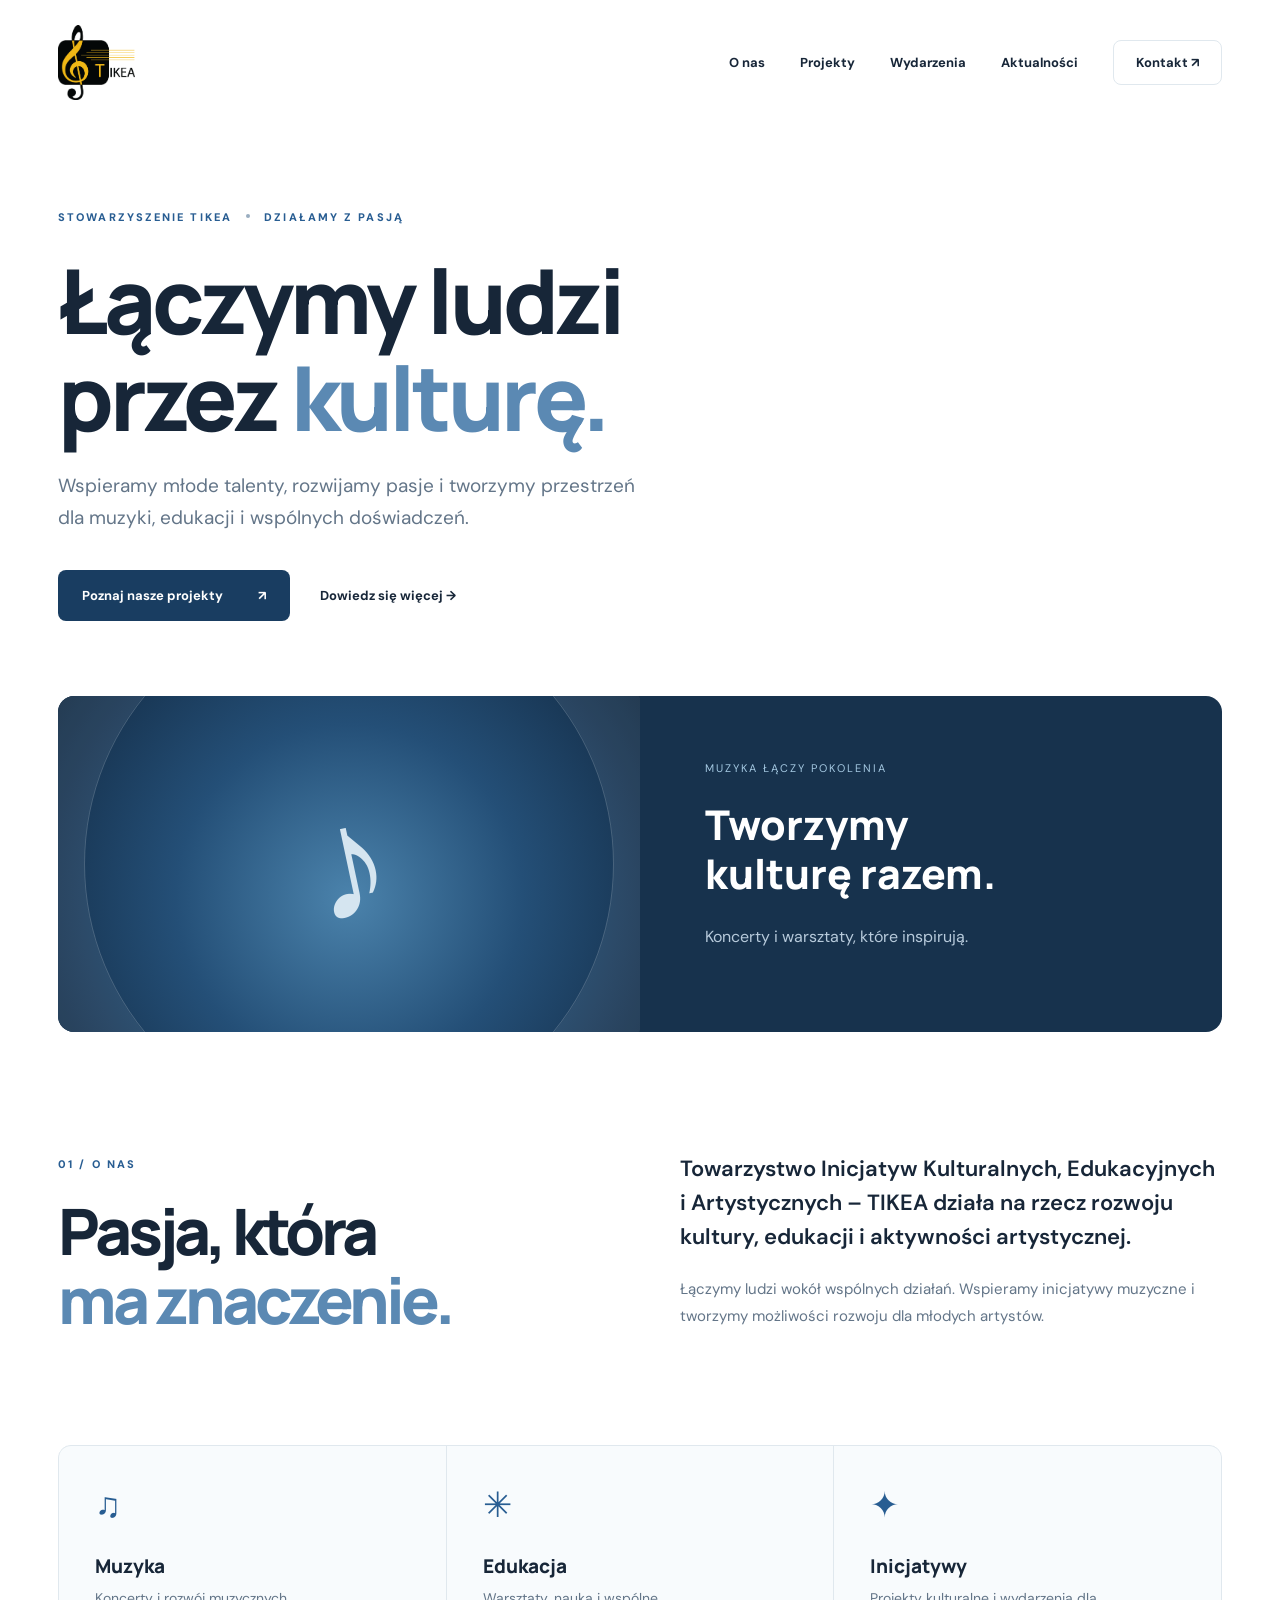
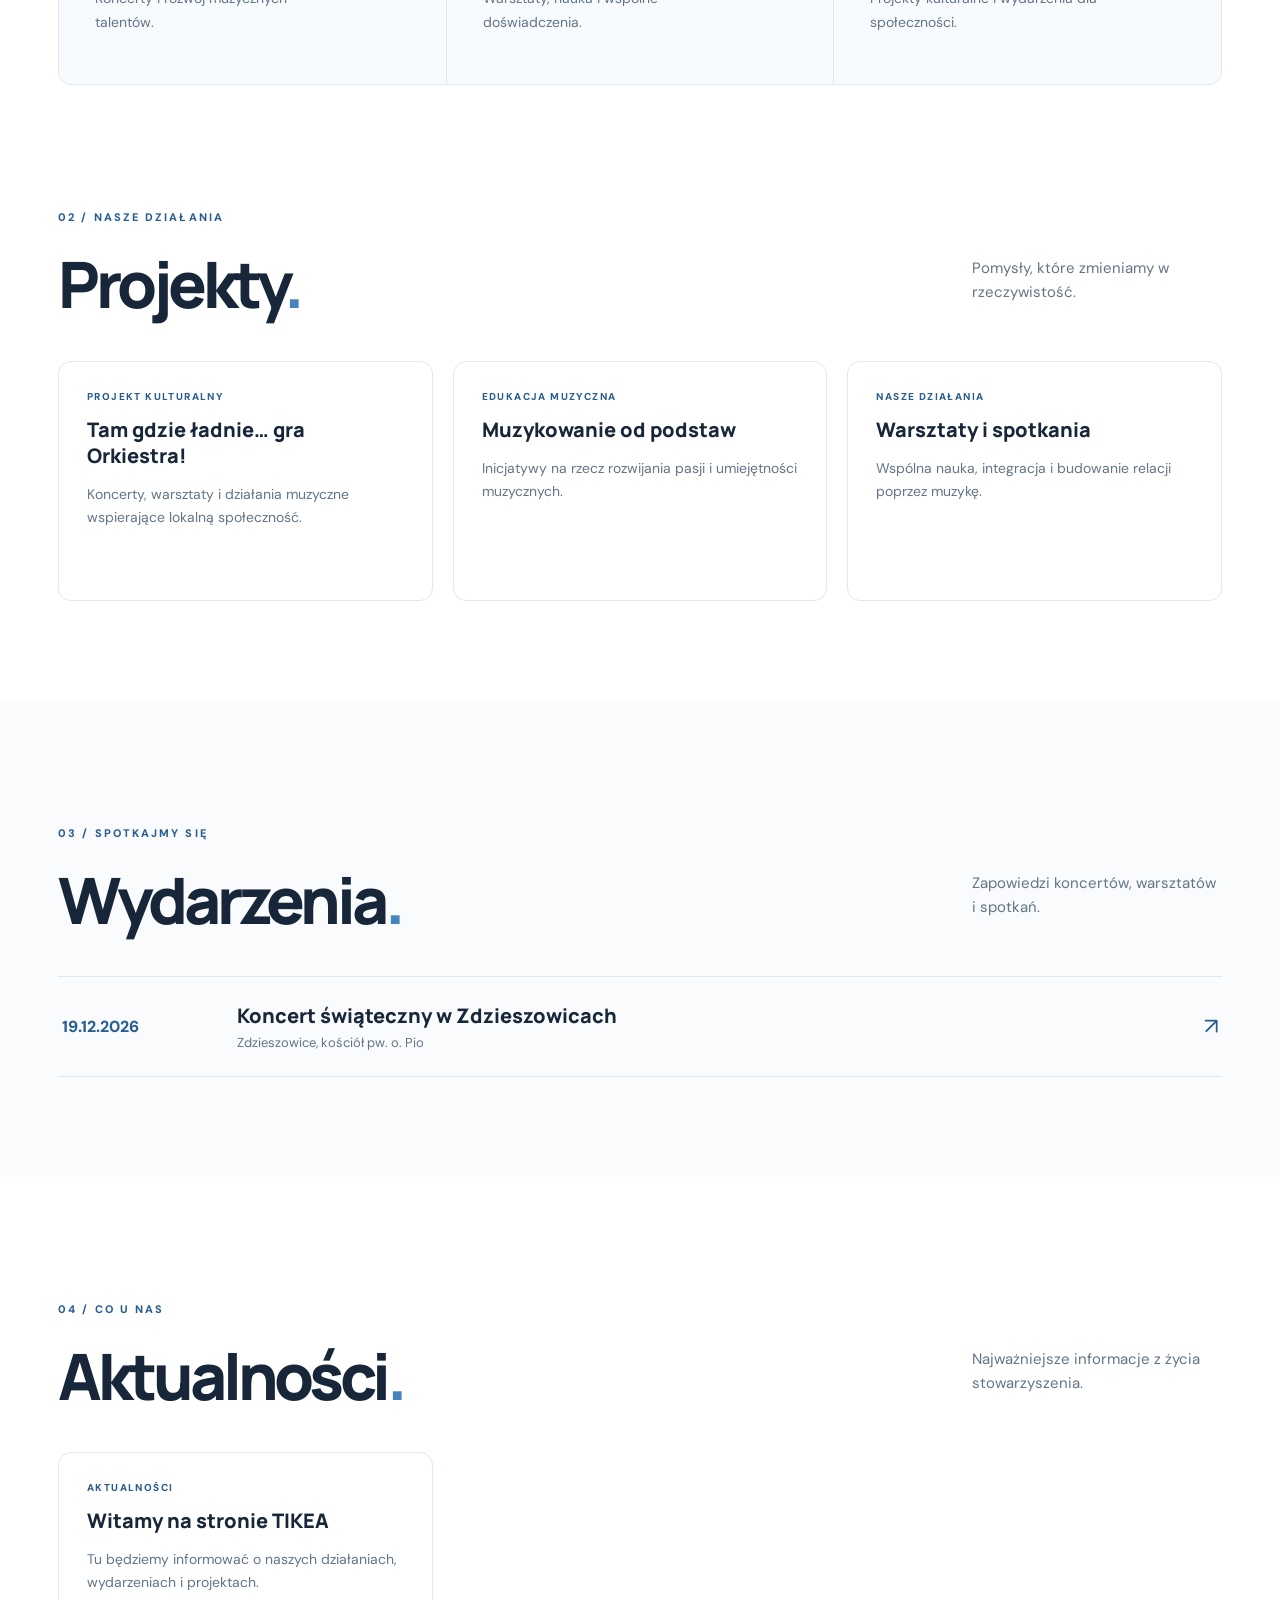
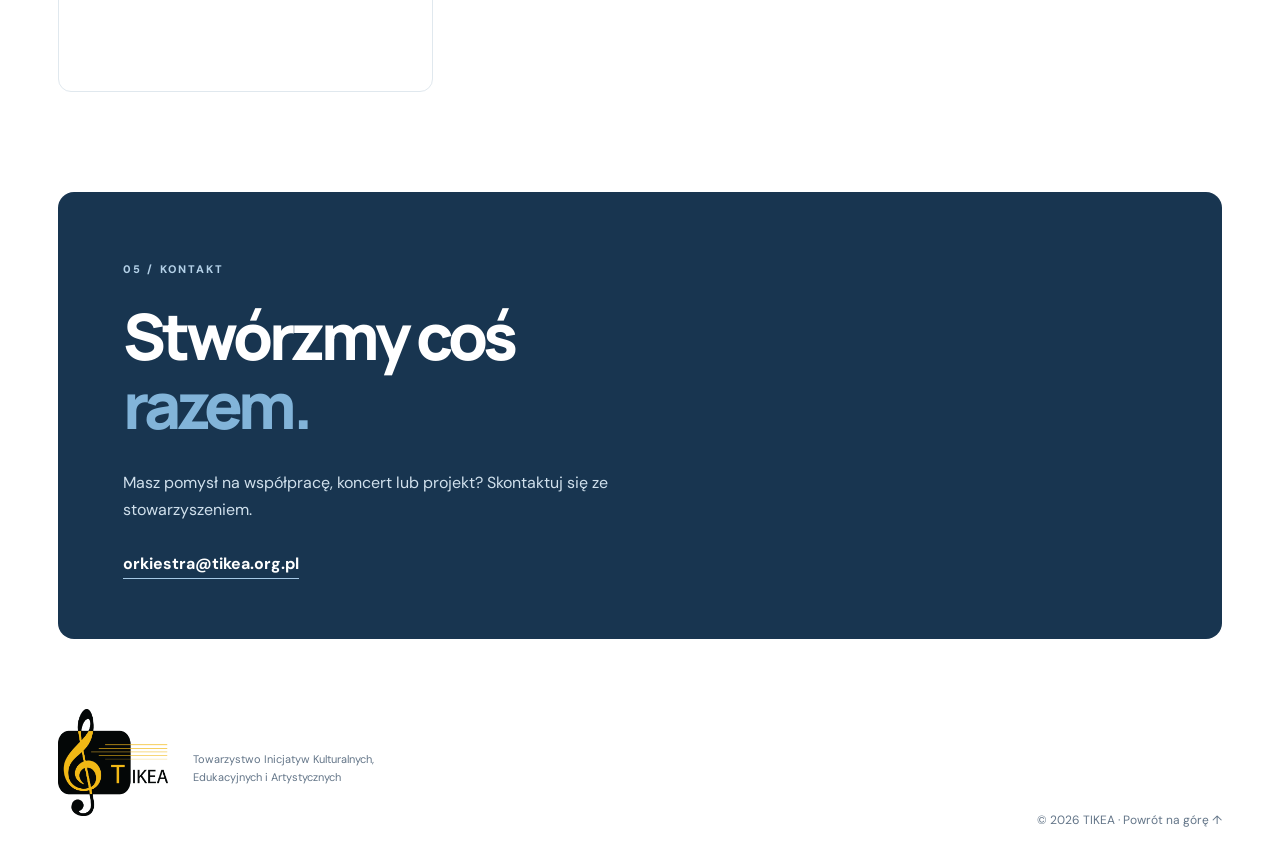
<file: index.html>
<!doctype html>
<html lang="pl">
<head>
  <meta charset="utf-8">
  <meta name="viewport" content="width=device-width, initial-scale=1">
  <meta name="description" content="TIKEA – Towarzystwo Inicjatyw Kulturalnych, Edukacyjnych i Artystycznych. Kultura, edukacja, muzyka i wydarzenia.">
  <title>TIKEA — Kultura, edukacja, sztuka</title>
  <link rel="stylesheet" href="assets/style.css">
  <style>
    /* Logo TIKEA w nagłówku */
    .top .brand {
      display: flex;
      align-items: center;
      flex-shrink: 0;
      text-decoration: none;
      line-height: 1;
    }

    .top .brand img {
      display: block;
      width: auto;
      height: 75px;
      max-width: 260px;
      object-fit: contain;
    }

    @media (max-width: 600px) {
      .top .brand img {
        height: 52px;
        max-width: 180px;
      }
    }
  </style>
</head>

<body>

<header class="top">

  <!-- ORYGINALNE LOGO TIKEA -->
  <a href="#start" class="brand" aria-label="TIKEA – strona główna">
    <img
      src="assets/logo-tikea.png"
      alt="Logo Stowarzyszenia TIKEA"
      width="820"
      height="797"
    >
  </a>

  <button class="menu" aria-label="Otwórz menu" aria-expanded="false">☰</button>

  <nav id="nav">
    <a href="#onas">O nas</a>
    <a href="#projekty">Projekty</a>
    <a href="#wydarzenia">Wydarzenia</a>
    <a href="#aktualnosci">Aktualności</a>
    <a href="#kontakt" class="navcta">Kontakt ↗</a>
  </nav>

</header>

<main>

  <!-- STRONA GŁÓWNA -->
  <section id="start" class="hero">
    <div class="eyebrow">
      STOWARZYSZENIE TIKEA
      <span class="dot"></span>
      DZIAŁAMY Z PASJĄ
    </div>

    <h1>
      Łączymy ludzi<br>
      przez <em>kulturę.</em>
    </h1>

    <p>
      Wspieramy młode talenty, rozwijamy pasje
      i tworzymy przestrzeń dla muzyki, edukacji
      i wspólnych doświadczeń.
    </p>

    <div class="actions">
      <a class="button" href="#projekty">
        Poznaj nasze projekty <span>↗</span>
      </a>
      <a class="textlink" href="#onas">
        Dowiedz się więcej →
      </a>
    </div>

    <div class="feature">
      <div class="feature-art" aria-hidden="true">
        <div class="rings"></div>
        <span>♪</span>
      </div>

      <div class="feature-copy">
        <span>MUZYKA ŁĄCZY POKOLENIA</span>
        <b>Tworzymy kulturę razem.</b>
        <p>Koncerty i warsztaty, które inspirują.</p>
      </div>
    </div>
  </section>

  <!-- O NAS -->
  <section id="onas" class="section about">
    <div>
      <span class="section-label">01 / O NAS</span>
      <h2>
        Pasja, która<br>
        <em>ma znaczenie.</em>
      </h2>
    </div>

    <div>
      <p class="lead">
        Towarzystwo Inicjatyw Kulturalnych,
        Edukacyjnych i Artystycznych – TIKEA
        działa na rzecz rozwoju kultury,
        edukacji i aktywności artystycznej.
      </p>

      <p>
        Łączymy ludzi wokół wspólnych działań.
        Wspieramy inicjatywy muzyczne i tworzymy
        możliwości rozwoju dla młodych artystów.
      </p>
    </div>
  </section>

  <!-- OBSZARY DZIAŁALNOŚCI -->
  <section class="values" aria-label="Obszary działalności">
    <article>
      <span class="symbol">♫</span>
      <h3>Muzyka</h3>
      <p>Koncerty i rozwój muzycznych talentów.</p>
    </article>

    <article>
      <span class="symbol">✳</span>
      <h3>Edukacja</h3>
      <p>Warsztaty, nauka i wspólne doświadczenia.</p>
    </article>

    <article>
      <span class="symbol">✦</span>
      <h3>Inicjatywy</h3>
      <p>Projekty kulturalne i wydarzenia dla społeczności.</p>
    </article>
  </section>

  <!-- PROJEKTY -->
  <section id="projekty" class="section stack">
    <div class="section-header">
      <div>
        <span class="section-label">02 / NASZE DZIAŁANIA</span>
        <h2>Projekty<span class="accent">.</span></h2>
      </div>
      <p>Pomysły, które zmieniamy w rzeczywistość.</p>
    </div>

    <div id="projects" class="cards"></div>
  </section>

  <!-- WYDARZENIA -->
  <section id="wydarzenia" class="section stack muted">
    <div class="section-header">
      <div>
        <span class="section-label">03 / SPOTKAJMY SIĘ</span>
        <h2>Wydarzenia<span class="accent">.</span></h2>
      </div>
      <p>Zapowiedzi koncertów, warsztatów i spotkań.</p>
    </div>

    <div id="events" class="event-list"></div>
  </section>

  <!-- AKTUALNOŚCI -->
  <section id="aktualnosci" class="section stack">
    <div class="section-header">
      <div>
        <span class="section-label">04 / CO U NAS</span>
        <h2>Aktualności<span class="accent">.</span></h2>
      </div>
      <p>Najważniejsze informacje z życia stowarzyszenia.</p>
    </div>

    <div id="news" class="cards"></div>
  </section>

  <!-- KONTAKT -->
  <section id="kontakt" class="contact">
    <span class="section-label">05 / KONTAKT</span>

    <h2>
      Stwórzmy coś<br>
      <em>razem.</em>
    </h2>

    <p>
      Masz pomysł na współpracę, koncert lub projekt?
      Skontaktuj się ze stowarzyszeniem.
    </p>

    <div id="contact-links"></div>
  </section>

</main>

<!-- STOPKA -->
<footer>
  <div>
    <img
      src="assets/logo-tikea.png"
      alt="Logo Stowarzyszenia TIKEA"
      style="width:110px;height:auto;display:block;margin-bottom:12px;"
    >
    <small>
      Towarzystwo Inicjatyw Kulturalnych,<br>
      Edukacyjnych i Artystycznych
    </small>
  </div>

  <div>
    © <span id="year"></span> TIKEA ·
    <a href="#start">Powrót na górę ↑</a>
  </div>
</footer>

<!-- AUTOMATYCZNE WCZYTYWANIE TREŚCI Z CMS -->
<script src="assets/app.js" defer></script>

</body>
</html>
</file>
<file: assets/style.css>
@import url('https://fonts.googleapis.com/css2?family=DM+Sans:wght@400;500;600;700&family=Manrope:wght@400;500;600;700;800&display=swap');
:root{--ink:#172638;--muted:#637588;--line:#e0e8ee;--blue:#285d92;--bg:#f9fbfc}*{box-sizing:border-box}html{scroll-behavior:smooth}body{margin:0;color:var(--ink);background:white;font-family:'DM Sans',Arial,sans-serif}h1,h2,h3,p{margin-top:0}a{color:inherit;text-decoration:none}button{font:inherit}.top{max-width:1240px;margin:auto;padding:25px 38px;display:flex;align-items:center;justify-content:space-between}.brand{display:flex;flex-direction:column;gap:2px}.brand b,footer b{font:800 29px Manrope,sans-serif;letter-spacing:-1.8px}.brand b span,footer b span,.accent{color:#4584bd}.brand small{font-size:10px;letter-spacing:1.3px;text-transform:uppercase;color:var(--muted)}nav{display:flex;gap:35px;align-items:center;font-size:13px;font-weight:700}nav>a:hover{color:var(--blue)}.navcta{border:1px solid var(--line);padding:13px 22px;border-radius:8px}.menu{display:none}.hero,.section,.contact{max-width:1240px;margin:auto;padding-left:38px;padding-right:38px}.hero{padding-top:85px}.eyebrow,.section-label{font-size:11px;letter-spacing:2.1px;font-weight:800;color:var(--blue)}.dot{display:inline-block;width:4px;height:4px;margin:0 9px 3px;background:#99adc0;border-radius:50%}h1,h2,.contact h2{font-family:Manrope,Arial,sans-serif;letter-spacing:-4px;line-height:1.08;font-weight:800}h1{font-size:clamp(51px,7vw,94px);margin:28px 0 24px}h1 em,h2 em{font-style:normal;color:#5b89b3}.hero>p{max-width:580px;color:var(--muted);font-size:19px;line-height:1.7}.actions{display:flex;gap:30px;align-items:center;margin:36px 0 75px}.button{background:#193d61;color:white;padding:17px 24px;border-radius:8px;font-weight:700;font-size:13px;display:inline-flex;gap:35px;align-items:center}.button:hover{background:#285d92}.textlink{font-size:13px;font-weight:700}.feature{border-radius:16px;overflow:hidden;display:grid;grid-template-columns:1fr 1fr;background:#17324d;min-height:320px}.feature-art{background:radial-gradient(circle at 50% 60%,#4b83ac,#244f77 49%,#132b44);position:relative;display:flex;align-items:center;justify-content:center;overflow:hidden}.feature-art span{font-size:160px;color:#d5e5f0;transform:rotate(-12deg)}.rings{position:absolute;width:530px;height:530px;border:1px solid #ffffff33;border-radius:100%;box-shadow:0 0 0 70px #ffffff0b,0 0 0 150px #ffffff08}.feature-copy{padding:65px;display:flex;flex-direction:column;justify-content:center;color:white}.feature-copy span{letter-spacing:2px;font-size:11px;color:#a4c8e1}.feature-copy b{font:800 clamp(29px,3.2vw,46px)/1.2 Manrope,sans-serif;max-width:330px;margin:25px 0}.feature-copy p{color:#b7cadb;line-height:1.7}.section{padding-top:120px;padding-bottom:100px;scroll-margin-top:30px}.about{display:grid;grid-template-columns:1fr 1fr;gap:80px}.section h2,.contact h2{font-size:clamp(40px,5vw,64px);margin:23px 0 0}.about p{line-height:1.8;color:var(--muted);font-size:15px}.about .lead{font-size:22px;line-height:1.55;color:var(--ink);font-weight:600}.values{max-width:1164px;margin:0 auto;display:grid;grid-template-columns:repeat(3,1fr);gap:1px;background:var(--line);border:1px solid var(--line);border-radius:13px;overflow:hidden}.values article{background:#f8fbfd;padding:36px}.symbol{font-size:35px;color:var(--blue)}.values h3{margin:25px 0 8px;font:800 19px Manrope,sans-serif}.values p{line-height:1.7;color:var(--muted);font-size:14px;max-width:240px}.section-header{display:flex;justify-content:space-between;align-items:end;gap:30px;margin-bottom:42px}.section-header p{font-size:15px;color:var(--muted);max-width:250px;line-height:1.6}.cards{display:grid;grid-template-columns:repeat(3,minmax(0,1fr));gap:20px}.tile{border:1px solid var(--line);border-radius:13px;padding:28px;min-height:240px;display:flex;flex-direction:column;gap:14px}.tile .tag{letter-spacing:1.4px;font-size:10px;color:var(--blue);font-weight:800;text-transform:uppercase}.tile h3{font:800 20px/1.3 Manrope,sans-serif;margin:0}.tile p{font-size:14px;line-height:1.65;color:var(--muted)}.tile small{color:var(--blue);font-weight:700;margin-top:auto}.muted{background:var(--bg);max-width:none;padding-left:max(38px,calc((100vw - 1164px)/2));padding-right:max(38px,calc((100vw - 1164px)/2))}.event-list{border-top:1px solid var(--line)}.event{border-bottom:1px solid var(--line);padding:25px 4px;display:grid;grid-template-columns:150px 1fr auto;gap:25px;align-items:center}.event time{font-weight:800;color:var(--blue)}.event h3{font:800 20px Manrope,sans-serif;margin:0 0 5px}.event p{margin:0;color:var(--muted);font-size:13px}.event>span{font-size:23px;color:var(--blue)}.contact{background:#183550;color:white;border-radius:16px;max-width:1164px;padding:65px;margin-bottom:70px}.contact .section-label{color:#b3d0e7}.contact h2 em{color:#82b4d9}.contact p{color:#d0e0ec;line-height:1.7;max-width:500px;margin:30px 0}.contact a{font-weight:700;border-bottom:1px solid #a5c8e5;padding-bottom:4px}.contact small{color:#d0e0ec}footer{max-width:1240px;margin:auto;padding:0 38px 40px;display:flex;justify-content:space-between;align-items:end;gap:20px;font-size:12px;color:var(--muted)}footer>div:first-child{display:flex;gap:25px;align-items:center}footer b{color:var(--ink)}footer small{font-size:11px;line-height:1.6}footer a:hover{color:var(--blue)}@media(max-width:760px){.top{padding:20px}.menu{display:block;border:0;background:#eff4f8;border-radius:7px;padding:9px 13px}nav{display:none;position:absolute;top:75px;left:0;right:0;background:white;padding:24px;box-shadow:0 10px 20px #17263820;flex-direction:column;align-items:stretch;z-index:5}nav.open{display:flex}.hero,.section{padding-left:22px;padding-right:22px}.hero{padding-top:50px}h1,h2,.contact h2{letter-spacing:-2px}.actions{flex-wrap:wrap;margin-bottom:45px}.feature,.about{grid-template-columns:1fr}.feature-art{min-height:240px}.feature-copy{padding:35px}.about{gap:20px}.values{grid-template-columns:1fr;margin:0 22px}.section{padding-top:85px;padding-bottom:70px}.section-header{align-items:start;flex-direction:column}.cards{grid-template-columns:1fr}.event{grid-template-columns:90px 1fr 20px;gap:12px}.event h3{font-size:16px}.contact{margin:0 22px 55px;padding:38px 25px}footer{padding:0 22px 30px;align-items:start;flex-direction:column}}

/* Logo TIKEA — zachowany oryginalny plik graficzny */
.brand-with-logo{display:inline-flex;flex-direction:row;align-items:center;gap:12px;min-width:0}
.site-logo{width:108px;height:105px;display:block;object-fit:contain;flex-shrink:0}
.brand-label{display:flex;flex-direction:column;gap:2px}
@media(max-width:760px){.site-logo{width:68px;height:66px}.brand-with-logo{gap:7px}.brand-label b{font-size:23px}.brand-label small{font-size:8px;letter-spacing:.5px}.top{gap:8px}}
</file>
